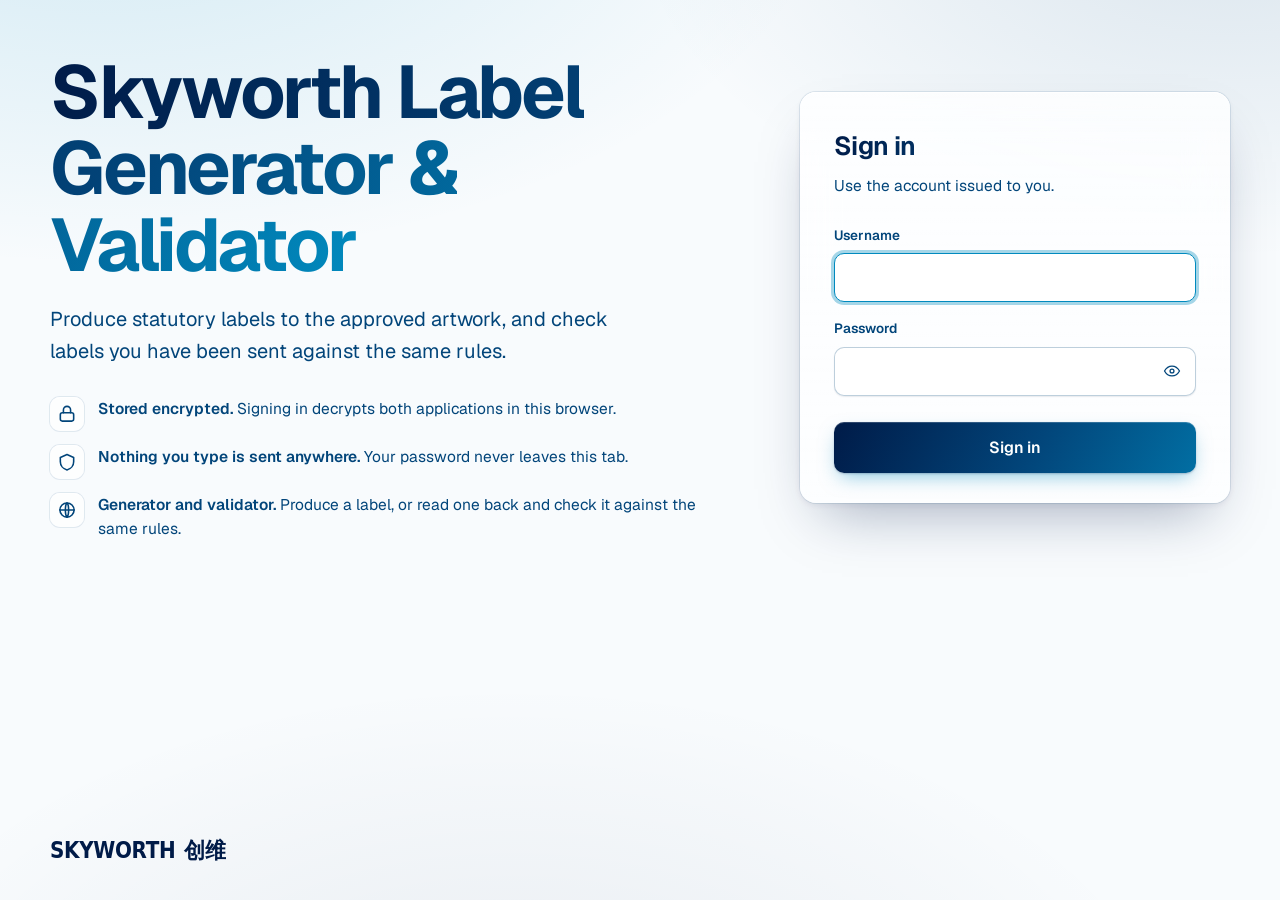
<file: index.html>
<!DOCTYPE html>
<html lang="en">
<head>
<meta charset="UTF-8">
<meta name="viewport" content="width=device-width, initial-scale=1">
<title>Sign in &middot; Skyworth Label Generator &amp; Validator</title>

<!-- The login page is the one thing served in the clear, so it is worth
     locking down. 'wasm-unsafe-eval' is required and sufficient for the
     Argon2 WASM module; script-src is otherwise 'self' only, which is why the
     login logic lives in auth/login.js rather than in a <script> block here.
     form-action 'none' because this form never posts anywhere - everything
     happens locally, in this tab. -->
<meta http-equiv="Content-Security-Policy" content="
  default-src 'self';
  script-src 'self' 'wasm-unsafe-eval';
  style-src 'self' 'unsafe-inline';
  img-src 'self' data:;
  connect-src 'self';
  base-uri 'none';
  form-action 'none';
  frame-ancestors 'none'">
<meta name="referrer" content="no-referrer">
<meta name="robots" content="noindex, nofollow">
<meta name="theme-color" content="#f3f7fd">

<link rel="stylesheet" href="auth/ui.css">
<link rel="stylesheet" href="auth/shell.css">
</head>
<body>


<main class="gate">
  <div class="wrap grid">

    <section class="intro">
      <h1><span class="grad">Skyworth Label Generator &amp; Validator</span></h1>
      <p class="lede">
        Produce statutory labels to the approved artwork, and check labels you
        have been sent against the same rules.
      </p>
      <ul class="points">
        <li>
          <svg viewBox="0 0 24 24" fill="none" stroke="currentColor" stroke-width="1.9"
               stroke-linecap="round" stroke-linejoin="round" aria-hidden="true">
            <rect x="4" y="10.5" width="16" height="10" rx="2.4"></rect>
            <path d="M7.7 10.5V7.1a4.3 4.3 0 0 1 8.6 0v3.4"></path>
          </svg>
          <span><b>Stored encrypted.</b> Signing in decrypts both applications
          in this browser.</span>
        </li>
        <li>
          <svg viewBox="0 0 24 24" fill="none" stroke="currentColor" stroke-width="1.9"
               stroke-linecap="round" stroke-linejoin="round" aria-hidden="true">
            <path d="M12 3 4 6.5v5.2c0 4.5 3.2 8.6 8 9.8 4.8-1.2 8-5.3 8-9.8V6.5L12 3Z"></path>
          </svg>
          <span><b>Nothing you type is sent anywhere.</b> Your password never
          leaves this tab.</span>
        </li>
        <li>
          <svg viewBox="0 0 24 24" fill="none" stroke="currentColor" stroke-width="1.9"
               stroke-linecap="round" stroke-linejoin="round" aria-hidden="true">
            <path d="M3.5 12h17M12 3.5c2.6 2.6 2.6 14.4 0 17M12 3.5c-2.6 2.6-2.6 14.4 0 17"></path>
            <circle cx="12" cy="12" r="8.5"></circle>
          </svg>
          <span><b>Generator and validator.</b> Produce a label, or read one
          back and check it against the same rules.</span>
        </li>
      </ul>
    </section>

    <form class="card" id="loginForm" autocomplete="off" novalidate>
      <h2>Sign in</h2>
      <p class="sub">Use the account issued to you.</p>

      <div class="field">
        <label for="username">Username</label>
        <input id="username" name="username" type="text" autocapitalize="none"
               autocorrect="off" spellcheck="false" autocomplete="username"
               aria-describedby="status" required>
      </div>

      <div class="field">
        <label for="password">Password</label>
        <div class="pw-wrap">
          <input id="password" name="password" type="password"
                 autocomplete="current-password" aria-describedby="status" required>
          <button type="button" id="peek" class="peek" aria-label="Show password"
                  aria-pressed="false" tabindex="-1">
            <svg viewBox="0 0 24 24" fill="none" stroke="currentColor" stroke-width="1.7"
                 stroke-linecap="round" stroke-linejoin="round" aria-hidden="true">
              <path d="M2 12s3.6-6.5 10-6.5S22 12 22 12s-3.6 6.5-10 6.5S2 12 2 12Z"></path>
              <circle cx="12" cy="12" r="2.6"></circle>
            </svg>
          </button>
        </div>
      </div>

      <button type="submit" id="submitBtn" class="go">
        <span class="label">Sign in</span>
        <span class="spinner" aria-hidden="true"></span>
      </button>

      <p class="status" id="status" role="status" aria-live="polite"></p>
    </form>

  </div>
</main>

<!-- The corporate wordmark, bottom-left. It was in the top bar until that bar
     came off this page, which left the sign-in page with no mark at all.
     Inlined rather than linked: drawn as SVG text for the reasons set out in
     assets/skyworth.svg, and inline so it can take currentColor - an <img> has
     no parent to inherit from. Nothing here is fetched, so the page's CSP is
     unchanged. -->
<footer class="brandfoot">
  <div class="wrap">
    <svg class="wordmark" viewBox="0 0 196 30" role="img" aria-label="SKYWORTH 创维">
      <title>SKYWORTH 创维</title>
      <text x="0" y="23.5" textLength="140" lengthAdjust="spacingAndGlyphs"
            font-family="Arial Black, Arial Bold, Helvetica Neue, Segoe UI, system-ui, sans-serif"
            font-size="25" font-weight="900" letter-spacing="-0.4"
            fill="currentColor">SKYWORTH</text>
      <text x="150" y="24" textLength="46" lengthAdjust="spacingAndGlyphs"
            font-family="Microsoft YaHei, PingFang SC, Hiragino Sans GB, Noto Sans SC, SimHei, sans-serif"
            font-size="25" font-weight="700" fill="currentColor">&#21019;&#32500;</text>
    </svg>
  </div>
</footer>

<script src="auth/argon2.umd.min.js"></script>
<script src="auth/crypt.js"></script>
<script src="auth/login.js"></script>
<script src="auth/guard.js" defer></script>
</body>
</html>
</file>
<file: auth/ui.css>
/* ui.css - the design system every surface shares. 2026-10-05.

   ONE SOURCE OF TRUTH for the look: type, colour, surfaces, radii, shadows and
   motion. Each page keeps its own component rules and writes them against
   these tokens, so the sign-in page, the landing page, the portal, the thirty
   generators, the validator and the release notes read as one product.

   It is TOKENS AND BASE ONLY - no component classes. The pages already use
   names like .card, .chip and .wrap for different things, and a shared rule
   for any of them would land on all of them at once.

   Every name is --ui-*, for the same reason: the validator has its own --ink,
   --line and --brand, and those must keep meaning what they mean there.

   Reaches the sign-in page too: the build copies this file and the font to
   auth/ in the clear, because that page loads before anyone has a key.

   The references it follows (CLAUDE.md, UI rules):
     Emil Kowalski - custom ease-out curves, UI motion under 300ms, a press
       that scales to 0.97, hover only where there is a real pointer, motion
       only on transform and opacity, and less of it on request.
     Taste - one accent, one radius system, tinted shadows, no pure black or
       white text, glass with an inner edge and a solid fallback. */

/* ------------------------------------------------------------------ type */

/* Geist, self-hosted: this app runs offline and its pages allow fonts from
   their own origin only. One variable file covers every weight. Licence in
   fonts/Geist-OFL.txt (SIL Open Font License 1.1). */
@font-face{
  font-family:'Geist';
  src:url('fonts/Geist-Variable.woff2') format('woff2');
  font-weight:100 900;font-style:normal;font-display:swap;
}
@font-face{
  font-family:'Geist Mono';
  src:url('fonts/GeistMono-Variable.woff2') format('woff2');
  font-weight:100 900;font-style:normal;font-display:swap;
}

:root{
  /* Chinese has no Geist glyphs; the system CJK face takes over per character. */
  --ui-font:'Geist','Segoe UI Variable Text','Segoe UI',system-ui,-apple-system,
            'Microsoft YaHei','PingFang SC','Noto Sans SC',sans-serif;
  --ui-mono:'Geist Mono',ui-monospace,'Cascadia Mono',Consolas,monospace;

  /* ------------------------------------------------------------- colour
     THREE COLOURS, 2026-10-05, the owner's choice from their palette card:

         1  #001B48   deep navy
         2  #02457A   navy blue
         3  #018ABE   cyan blue

     and NOT the card's two pale ones, #97CADB and #D6E8EE. Every tint below
     is one of the three at low opacity over white, never those two.

     Text is vibrant AND readable, measured on white:
         1  16.8:1   body text, values
         2   9.8:1   secondary text, labels, links, smaller headings
         3   3.9:1   LARGE type only (24px, or 19px bold) - WCAG asks 3:1
                     there and 4.5:1 below it, which 3 does not reach. So 3
                     is for the big headings, rules, rings, icons and glows.
     Everything else - status green, amber and red - keeps its meaning. */
  --ui-ink:#001B48;
  --ui-ink-2:#02457A;
  --ui-ink-3:#02457A;
  --ui-ink-4:#02457A;
  --ui-heading:#02457A;

  --ui-navy:#001B48;
  --ui-accent:#018ABE;              /* rings, borders, icons, big headings */
  --ui-accent-ink:#02457A;          /* links and accent words: 9.8:1 */
  --ui-accent-tint:rgba(1,138,190,.08);
  --ui-accent-line:rgba(1,138,190,.42);
  --ui-cyan:#018ABE;
  /* Two gradients, read in opposite directions, and they must not be swapped:
       --ui-gradient       under WHITE TEXT. Colour 3 is set past the end
                           (130%), so the brightest visible end is a blend of
                           2 and 3 that white reads on at 5.6:1 - white on 3
                           itself would be 3.9.
       --ui-gradient-text  IS the text: 1 into 2 into 3, for display type
                           only, where 3:1 is the bar. */
  --ui-gradient:linear-gradient(118deg,#001B48 0%,#02457A 55%,#018ABE 130%);
  --ui-gradient-text:linear-gradient(110deg,#001B48 0%,#02457A 50%,#018ABE 100%);

  /* ------------------------------------------------------------- status
     Semantics stay where they were: green good, amber check, red stop. */
  --ui-ok:#087a43;    --ui-ok-tint:#e9f9f0;    --ui-ok-line:#b2e6c9;
  --ui-warn:#a14a04;  --ui-warn-tint:#fff6e6;  --ui-warn-line:#f7d59a;
  --ui-err:#c41d3a;   --ui-err-tint:#fff0f2;   --ui-err-line:#f7c1cb;

  /* ----------------------------------------------------------- surfaces */
  --ui-page:#f8fbfd;
  --ui-surface:#ffffff;
  --ui-surface-2:#f5f8fa;           /* 2 at 4% over white */
  --ui-line:rgba(2,69,122,.14);     /* hairlines: 2 at 14% */
  --ui-line-2:rgba(2,69,122,.26);   /* control borders */

  /* The ground: wide, faint fields of 3 and 2 over near-white, fixed to the
     window so content scrolls over it. */
  --ui-ground:
    radial-gradient(1200px 660px at 8% -16%,rgba(1,138,190,.16),transparent 62%),
    radial-gradient(1000px 580px at 96% -10%,rgba(2,69,122,.12),transparent 60%),
    radial-gradient(1100px 640px at 40% 120%,rgba(0,27,72,.07),transparent 62%),
    #f8fbfd;

  /* Glass: frosted, with the two details that make it read as a pane rather
     than a faded box - a 1px light inner edge, and a hairline outside it. */
  --ui-glass-bg:linear-gradient(180deg,rgba(255,255,255,.82),rgba(255,255,255,.68));
  --ui-glass-blur:blur(20px) saturate(160%);
  --ui-glass-edge:inset 0 1px 0 rgba(255,255,255,.85),0 0 0 1px rgba(2,69,122,.10);

  /* --------------------------------------------------------------- shape
     ONE radius system, written down so it is followed everywhere:
       containers (cards, panels, sections, dialogs)  16px
       controls   (buttons, inputs, menus)            10px
       selections (segments, tabs, chips, the bar)    pill */
  --ui-r-card:16px;
  --ui-r-ctrl:10px;
  --ui-r-pill:999px;

  /* Shadows tinted to the navy, never grey-black, and layered: a tight one
     for the edge, a wide soft one for the lift. */
  --ui-shadow-1:0 1px 2px rgba(0,27,72,.06),0 1px 1px rgba(0,27,72,.03);
  --ui-shadow-2:0 1px 2px rgba(0,27,72,.06),0 12px 30px -14px rgba(0,27,72,.24);
  --ui-shadow-3:0 2px 6px rgba(0,27,72,.07),0 28px 56px -22px rgba(0,27,72,.36);
  /* Under the gradient buttons: a glow of 3 rather than a grey drop. */
  --ui-shadow-press:0 1px 2px rgba(0,27,72,.22),0 8px 20px -6px rgba(1,138,190,.50);

  --ui-ring:0 0 0 3px rgba(1,138,190,.35);

  /* -------------------------------------------------------------- motion
     Emil Kowalski's curves. ease-out for anything responding to the user,
     ease-in-out for things moving on screen; never ease-in. */
  --ui-ease-out:cubic-bezier(.23,1,.32,1);
  --ui-ease-in-out:cubic-bezier(.77,0,.175,1);
  --ui-press:140ms;                 /* button press feedback */
  --ui-hover:180ms;                 /* colour and lift on hover */
  --ui-enter:320ms;                 /* first appearance of a section */
}

/* ------------------------------------------------------------------ base */

::selection{background:rgba(1,138,190,.22);color:var(--ui-ink)}

/* A visible ring for keyboard users, never for a mouse click. */
:focus-visible{outline:2px solid var(--ui-accent);outline-offset:2px}

/* The entrance every surface uses for its first paint: a short rise, once.
   Opacity and transform only - nothing that makes the browser lay out again. */
@keyframes ui-rise{
  from{opacity:0;transform:translateY(8px)}
  to{opacity:1;transform:none}
}

/* Less motion means less MOVEMENT, not none: fades and colour changes stay,
   anything that travels or scales does not. */
@media (prefers-reduced-motion:reduce){
  :root{--ui-press:0ms;--ui-enter:0ms}
}

/* Glass needs something solid to fall back on where transparency is unwanted. */
@media (prefers-reduced-transparency:reduce){
  :root{--ui-glass-bg:rgba(255,255,255,.97);--ui-glass-blur:none}
}
</file>
<file: auth/shell.css>
/* shell.css — the sign-in page only.
 *
 * Built on the shared design system, auth/ui.css, which the page loads first:
 * every colour, radius, shadow and curve here is one of its tokens. The build
 * copies that file here from docs/assets/ in the clear, because this page
 * loads before anyone has a key.
 *
 * The page is one decision - sign in - so it is the product's name on the
 * brand ground, and a single glass pane holding the form. The generator pages
 * carry their own styling and are untouched by this file.
 */

*{box-sizing:border-box}
html,body{height:100%}
html{background:var(--ui-page)}

body{
  margin:0;min-height:100%;color:var(--ui-ink);
  background:var(--ui-ground);background-attachment:fixed;
  font-family:var(--ui-font);line-height:1.6;-webkit-font-smoothing:antialiased;
  display:flex;flex-direction:column;
}

.wrap{width:min(1180px,calc(100% - 44px));margin-inline:auto}

/* --------------------------------- body --------------------------------- */

/* Block, not flex.
   As a flex item the .wrap would not shrink below its content - flex items
   default to min-width:auto - so a large headline pushes the grid wider than
   the window and both columns run off the edges. */
.gate{position:relative;z-index:1;flex:1;padding:clamp(34px,6vh,72px) 0 72px}

.grid{display:grid;grid-template-columns:minmax(0,1.05fr) minmax(340px,430px);
      gap:clamp(32px,5vw,80px);align-items:center;min-width:0}
.intro{min-width:0}

h1{margin:0;font-weight:700;letter-spacing:-.035em;line-height:1.03;
   font-size:clamp(42px,5.8vw,76px);color:var(--ui-navy)}

/* The gradient over a solid colour, so the words never vanish if a browser
   declines the clip. */
.grad{background:var(--ui-gradient-text);
      -webkit-background-clip:text;background-clip:text;
      -webkit-text-fill-color:transparent;color:var(--ui-navy)}

.lede{margin:20px 0 0;font-size:clamp(16.5px,1.6vw,20px);line-height:1.6;
      color:var(--ui-ink-3);max-width:46ch}

.points{list-style:none;margin:30px 0 0;padding:0;display:flex;
        flex-direction:column;gap:14px}
.points li{display:flex;align-items:flex-start;gap:14px;font-size:15.5px;
           color:var(--ui-ink-3);line-height:1.55}
/* Each icon in a small tinted tile, so the three read as a set. */
.points svg{width:34px;height:34px;flex:none;padding:7px;border-radius:10px;
            color:var(--ui-accent-ink);background:rgba(255,255,255,.7);
            box-shadow:var(--ui-glass-edge)}
.points b{color:var(--ui-ink-2);font-weight:600}

/* --------------------------------- card --------------------------------- */

/* The form, on glass: the brand ground shows through, the edge and the lift
   come from the tokens. */
.card{position:relative;background:var(--ui-glass-bg);
      -webkit-backdrop-filter:var(--ui-glass-blur);backdrop-filter:var(--ui-glass-blur);
      border-radius:var(--ui-r-card);padding:34px 34px 30px;
      display:flex;flex-direction:column;
      box-shadow:var(--ui-glass-edge),var(--ui-shadow-3)}

h2{margin:0;font-size:26px;font-weight:650;letter-spacing:-.025em;color:var(--ui-heading)}
@supports ((-webkit-background-clip:text) or (background-clip:text)){
  h2{background:var(--ui-gradient-text);-webkit-background-clip:text;background-clip:text;-webkit-text-fill-color:transparent}
}
.sub{margin:6px 0 26px;font-size:15.5px;color:var(--ui-ink-3)}

/* -------------------------------- fields -------------------------------- */

/* Label above its box, in plain words. */
.field{display:flex;flex-direction:column;margin-bottom:16px}
.field label{font-size:13.5px;font-weight:600;color:var(--ui-ink-2);margin-bottom:7px}

input{font-family:inherit;font-size:16px;color:var(--ui-ink);padding:13px 15px;
      width:100%;border:1px solid var(--ui-line-2);border-radius:var(--ui-r-ctrl);
      background:var(--ui-surface);box-shadow:var(--ui-shadow-1);
      transition:border-color var(--ui-hover) ease,box-shadow var(--ui-hover) ease}
input:hover{border-color:rgba(11,29,48,.26)}
input:focus{outline:none;border-color:var(--ui-accent);box-shadow:var(--ui-ring)}
/* Marks the field at fault after a failure, without shouting. */
input.wrong{border-color:var(--ui-err-line);background:#fffbfb}
input.wrong:focus{border-color:var(--ui-err);box-shadow:0 0 0 3px rgba(180,35,44,.16)}

/* Generated passwords are read off a slip in groups of four. A monospaced face
   and a little tracking make a mistyped character visible before you commit to
   a second of key derivation waiting to be told it was wrong. */
.pw-wrap{position:relative}
#password{font-family:var(--ui-mono);font-size:15.5px;letter-spacing:.5px;padding-right:52px}

.peek{position:absolute;top:50%;right:7px;transform:translateY(-50%);
      width:34px;height:34px;padding:0;border:0;border-radius:8px;background:none;
      color:var(--ui-ink-4);cursor:pointer;display:grid;place-items:center;
      transition:color var(--ui-hover) ease,background-color var(--ui-hover) ease}
.peek svg{width:18px;height:18px}
.peek[aria-pressed="true"]{color:var(--ui-accent-ink)}

/* -------------------------------- button -------------------------------- */

.go{position:relative;margin-top:10px;font-family:inherit;font-size:16px;
    font-weight:600;letter-spacing:-.005em;color:#fff;padding:15px 22px;border:0;
    border-radius:var(--ui-r-ctrl);cursor:pointer;background:var(--ui-gradient);
    box-shadow:inset 0 1px 0 rgba(255,255,255,.18),var(--ui-shadow-press);
    transition:transform var(--ui-press) var(--ui-ease-out),filter var(--ui-hover) ease,
               box-shadow var(--ui-hover) ease}
/* The press: it gives the moment it is pressed, and comes back quickly. */
.go:active:not(:disabled){transform:scale(.97)}
.go:disabled{opacity:.6;cursor:default;box-shadow:none}

/* A spinner that turns quickly reads as a faster sign-in than a slow one. */
.spinner{display:none;position:absolute;top:50%;right:18px;width:17px;height:17px;
         margin-top:-8.5px;border:2px solid rgba(255,255,255,.36);border-top-color:#fff;
         border-radius:50%;animation:spin .6s linear infinite}
.go.busy .spinner{display:block}
@keyframes spin{to{transform:rotate(360deg)}}

@media (hover:hover) and (pointer:fine){
  .peek:hover{color:var(--ui-accent-ink);background:var(--ui-accent-tint)}
  .go:hover:not(:disabled){filter:brightness(1.08)}
}

/* -------------------------------- status -------------------------------- */

.status{margin:18px 0 0;font-size:14.5px;text-align:center;color:var(--ui-ink-3);
        line-height:1.6}
.status:empty{margin:0}

/* Three weights of message, because they mean different things: something you
   typed, something that will pass on its own, something genuinely broken. */
.status.error,.status.warn,.status.info{
  text-align:left;padding:12px 14px;border-radius:var(--ui-r-ctrl);
  border:1px solid;font-weight:500}
.status.error{color:var(--ui-err);  background:var(--ui-err-tint);  border-color:var(--ui-err-line)}
.status.warn {color:var(--ui-warn); background:var(--ui-warn-tint); border-color:var(--ui-warn-line)}
.status.info {color:var(--ui-ok);   background:var(--ui-ok-tint);   border-color:var(--ui-ok-line)}
.status b{font-weight:650}
.status .hint{display:block;margin-top:6px;font-weight:400;opacity:.92;font-size:13.5px}
.status code{font-family:var(--ui-mono);font-size:12px;background:rgba(11,29,48,.06);
             border-radius:6px;padding:2px 7px;display:inline-block;margin-top:5px;
             word-break:break-all}

/* A single shake on a rejected password. Enough to register as "that was
   wrong" without the page appearing to malfunction. */
.card.nope{animation:shake .36s var(--ui-ease-in-out)}
@keyframes shake{
  15%,85%{transform:translateX(-2px)}
  30%,70%{transform:translateX(4px)}
  45%,55%{transform:translateX(-4px)}
}

/* The first paint, once. On the GRID, not the card: the shake swaps the
   card's animation, and taking the class off again would replay an entrance
   set on the card after every wrong password. `backwards` so nothing is held
   once it ends. */
.grid{animation:ui-rise var(--ui-enter) var(--ui-ease-out) backwards}

/* ------------------------------ brand foot ------------------------------ */

/* The wordmark, bottom-left, on the same left edge as the heading. .gate is
   flex:1, so this sits at the foot of the window and the page still fits one
   screen; on a short one it simply follows the form. */
.wordmark{width:auto;flex:none;color:var(--ui-navy);display:block}
.brandfoot{position:relative;z-index:1;padding:0 0 clamp(22px,4vh,40px)}
.brandfoot .wordmark{height:clamp(24px,2.1vw,30px)}

/* ------------------------------ responsive ------------------------------ */

@media (max-width:940px){
  .grid{grid-template-columns:minmax(0,1fr);gap:30px}
  h1{font-size:clamp(32px,7.6vw,50px);letter-spacing:-.03em}
  .points{display:none}
  .gate{padding:32px 0 56px}
}

@media (max-width:480px){
  .wrap{width:calc(100% - 32px)}
  .card{padding:26px 22px 24px}
  h2{font-size:21px}
}

@media (prefers-reduced-motion:reduce){
  .spinner{animation-duration:2.4s}
  .card.nope{animation:none}
  .go:active:not(:disabled){transform:none}
}
</file>
